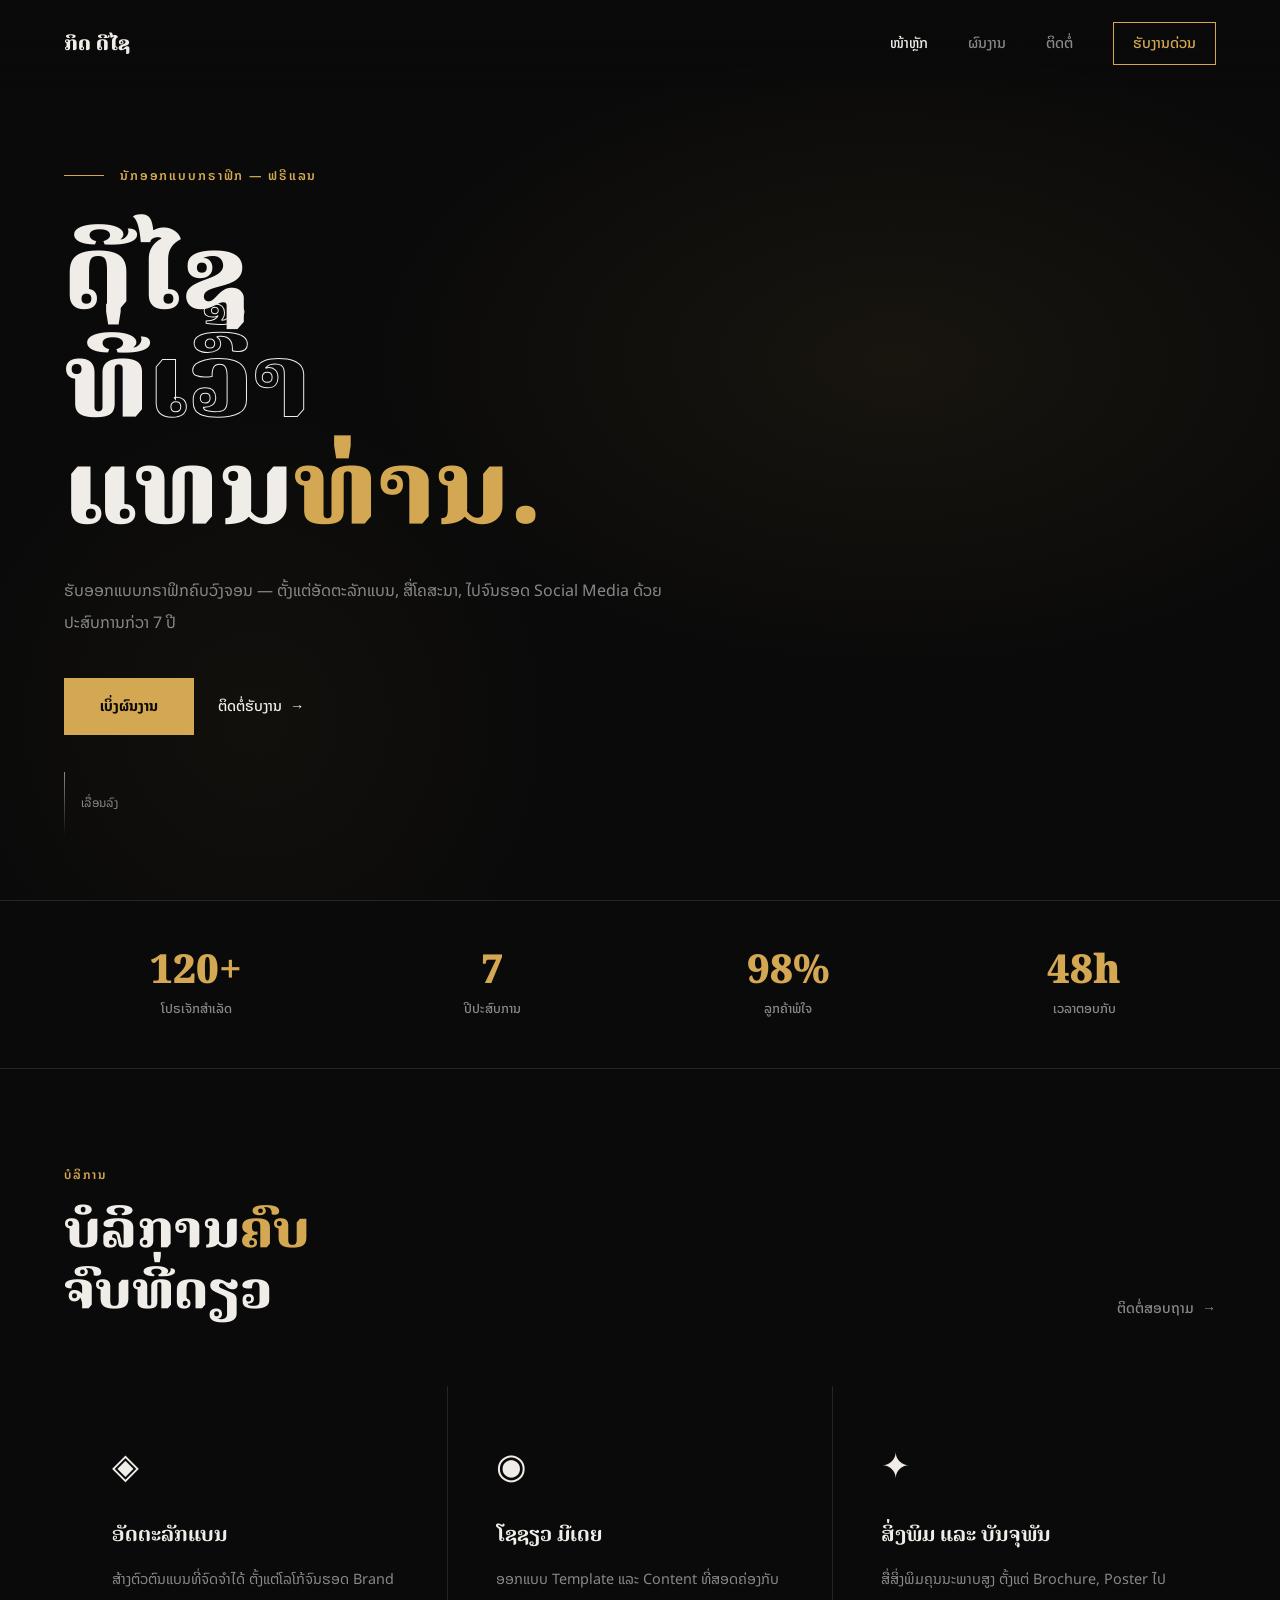
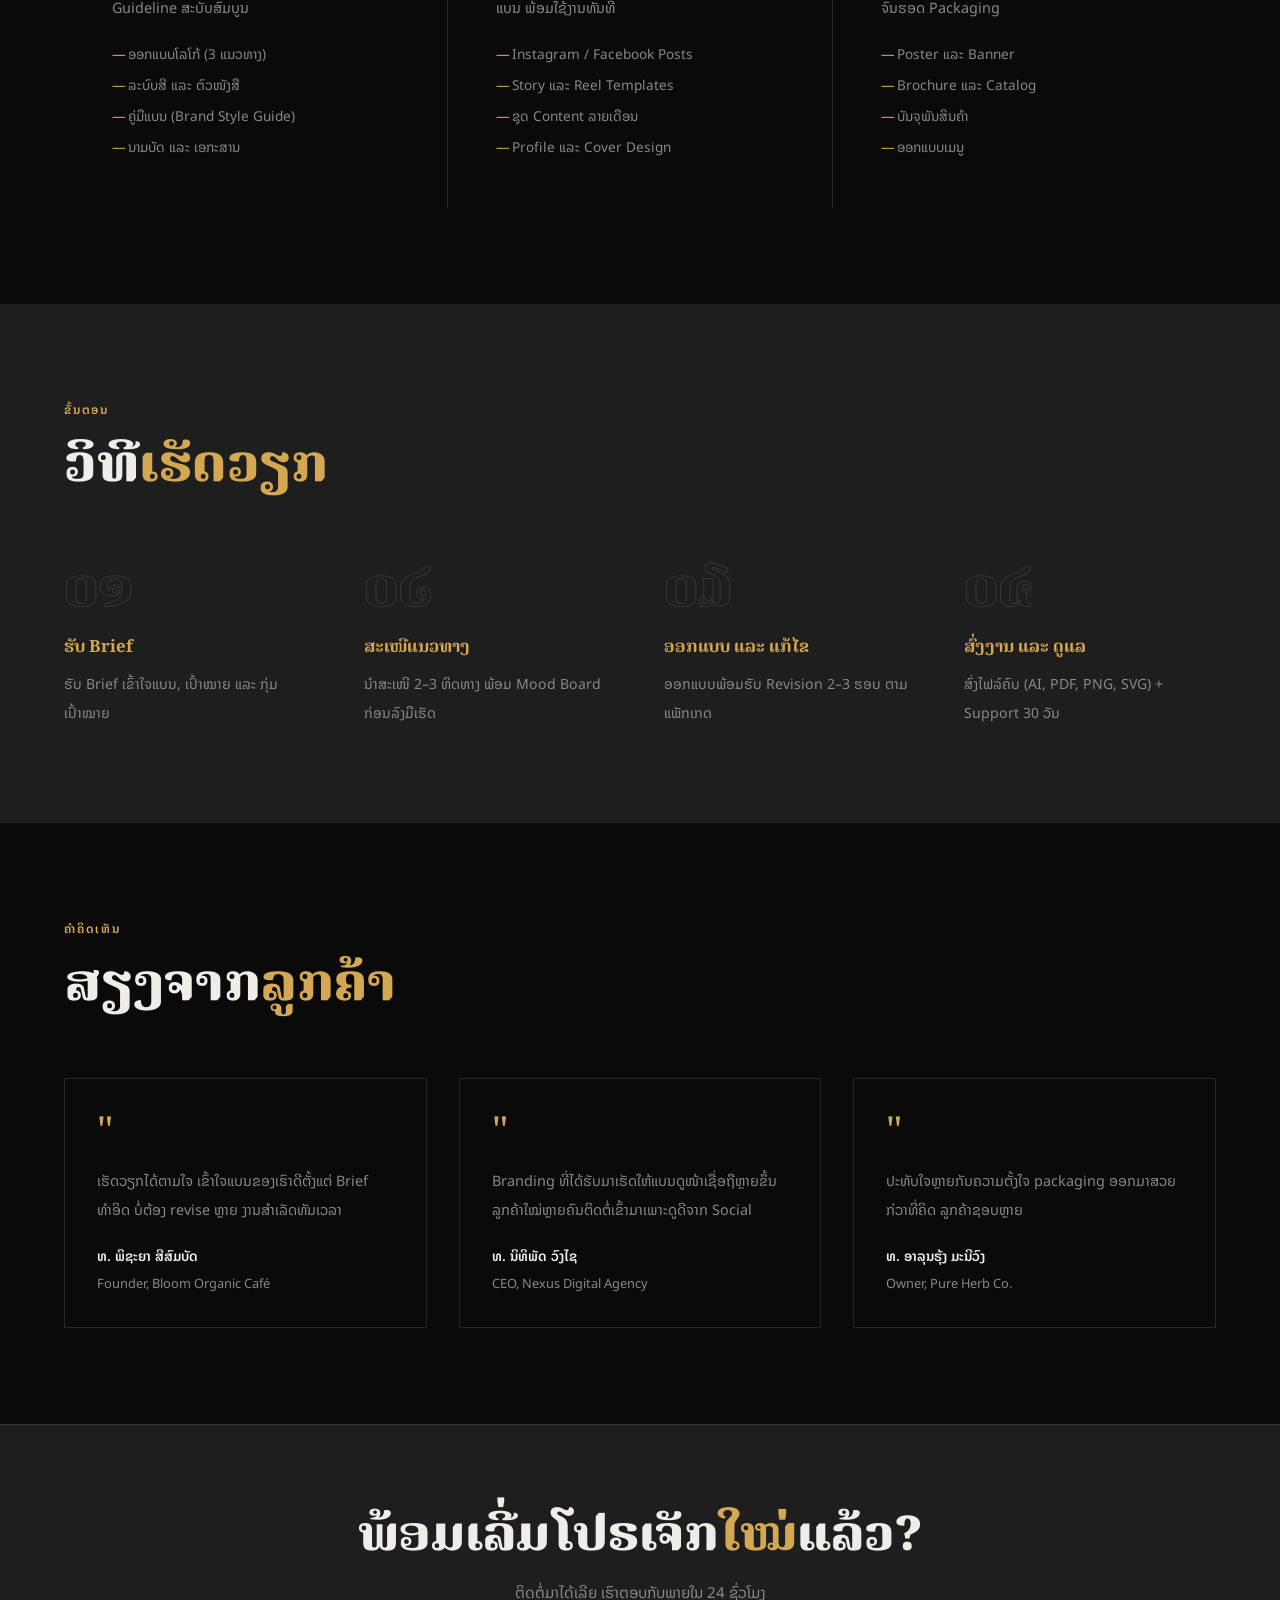
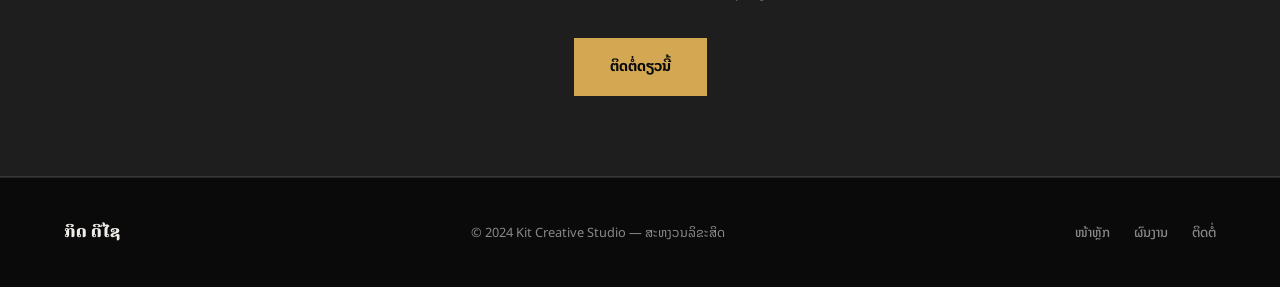
<file: index.html>
<!DOCTYPE html>
<html lang="lo">
<head>
  <meta charset="UTF-8"/>
  <meta name="viewport" content="width=device-width, initial-scale=1.0"/>
  <title>ກິດ ດີໄຊ — ນັກອອກແບບກຣາຟິກ</title>
  <link href="https://fonts.googleapis.com/css2?family=Noto+Sans+Lao:wght@300;400;500;600;700;800;900&family=Noto+Serif+Lao:wght@400;700;900&display=swap" rel="stylesheet"/>
  <link rel="stylesheet" href="style.css"/>
</head>
<body>

<nav id="navbar">
  <a href="index.html" class="nav-logo">ກິດ ດີໄຊ</a>
  <button class="nav-toggle" id="navToggle" aria-label="toggle menu">
    <span></span><span></span><span></span>
  </button>
  <div class="nav-links" id="navLinks">
    <a href="index.html" class="active">ໜ້າຫຼັກ</a>
    <a href="portfolio.html">ຜົນງານ</a>
    <a href="contact.html">ຕິດຕໍ່</a>
    <a href="contact.html" class="nav-cta">ຮັບງານດ່ວນ</a>
  </div>
</nav>

<!-- HERO -->
<section class="hero">
  <div class="hero-bg"></div>
  <div class="hero-content fade-up">
    <p class="eyebrow">ນັກອອກແບບກຣາຟິກ — ຟຣີແລນ</p>
    <h1 class="hero-title">
      ດີໄຊ<br>
      ທີ່<em>ເວົ້າ</em><br>
      ແທນ<span class="accent">ທ່ານ.</span>
    </h1>
    <p class="hero-sub">ຮັບອອກແບບກຣາຟິກຄົບວົງຈອນ — ຕັ້ງແຕ່ອັດຕະລັກແບນ, ສື່ໂຄສະນາ, ໄປຈົນຮອດ Social Media ດ້ວຍປະສົບການກ່ວາ 7 ປີ</p>
    <div class="hero-actions">
      <a href="portfolio.html" class="btn-primary">ເບິ່ງຜົນງານ</a>
      <a href="contact.html" class="btn-ghost">ຕິດຕໍ່ຮັບງານ</a>
    </div>
  </div>
  <div class="hero-scroll">
    <div class="scroll-line"></div>
    <span>ເລື່ອນລົງ</span>
  </div>
</section>

<!-- STATS -->
<div class="stats-bar">
  <div class="stat fade-up">
    <div class="stat-num">120+</div>
    <div class="stat-label">ໂປຣເຈັກສຳເລັດ</div>
  </div>
  <div class="stat fade-up" style="transition-delay:.1s">
    <div class="stat-num">7</div>
    <div class="stat-label">ປີປະສົບການ</div>
  </div>
  <div class="stat fade-up" style="transition-delay:.2s">
    <div class="stat-num">98%</div>
    <div class="stat-label">ລູກຄ້າພໍໃຈ</div>
  </div>
  <div class="stat fade-up" style="transition-delay:.3s">
    <div class="stat-num">48h</div>
    <div class="stat-label">ເວລາຕອບກັບ</div>
  </div>
</div>

<!-- SERVICES -->
<section class="section">
  <div class="section-header fade-up">
    <div>
      <p class="section-tag">ບໍລິການ</p>
      <h2 class="section-title">ບໍລິການ<em>ຄົບ</em><br>ຈົບທີ່ດຽວ</h2>
    </div>
    <a href="contact.html" class="section-link">ຕິດຕໍ່ສອບຖາມ</a>
  </div>
  <div class="services-grid">
    <div class="service-card fade-up">
      <span class="service-icon">◈</span>
      <h3 class="service-title">ອັດຕະລັກແບນ</h3>
      <p class="service-desc">ສ້າງຕົວຕົນແບນທີ່ຈົດຈຳໄດ້ ຕັ້ງແຕ່ໂລໂກ້ຈົນຮອດ Brand Guideline ສະບັບສົມບູນ</p>
      <ul class="service-items">
        <li>ອອກແບບໂລໂກ້ (3 ແນວທາງ)</li>
        <li>ລະບົບສີ ແລະ ຕົວໜັງສື</li>
        <li>ຄູ່ມືແບນ (Brand Style Guide)</li>
        <li>ນາມບັດ ແລະ ເອກະສານ</li>
      </ul>
    </div>
    <div class="service-card fade-up" style="transition-delay:.1s">
      <span class="service-icon">◉</span>
      <h3 class="service-title">ໂຊຊຽວ ມີເດຍ</h3>
      <p class="service-desc">ອອກແບບ Template ແລະ Content ທີ່ສອດຄ່ອງກັບແບນ ພ້ອມໃຊ້ງານທັນທີ</p>
      <ul class="service-items">
        <li>Instagram / Facebook Posts</li>
        <li>Story ແລະ Reel Templates</li>
        <li>ຊຸດ Content ລາຍເດືອນ</li>
        <li>Profile ແລະ Cover Design</li>
      </ul>
    </div>
    <div class="service-card fade-up" style="transition-delay:.2s">
      <span class="service-icon">✦</span>
      <h3 class="service-title">ສິ່ງພິມ ແລະ ບັນຈຸພັນ</h3>
      <p class="service-desc">ສື່ສິ່ງພິມຄຸນນະພາບສູງ ຕັ້ງແຕ່ Brochure, Poster ໄປຈົນຮອດ Packaging</p>
      <ul class="service-items">
        <li>Poster ແລະ Banner</li>
        <li>Brochure ແລະ Catalog</li>
        <li>ບັນຈຸພັນສິນຄ້າ</li>
        <li>ອອກແບບເມນູ</li>
      </ul>
    </div>
  </div>
</section>

<!-- PROCESS -->
<section class="section section-dark">
  <div class="section-header fade-up">
    <div>
      <p class="section-tag">ຂັ້ນຕອນ</p>
      <h2 class="section-title">ວິທີ<em>ເຮັດວຽກ</em></h2>
    </div>
  </div>
  <div class="process-steps">
    <div class="process-step fade-up">
      <div class="step-num">໐໑</div>
      <h3 class="step-title">ຮັບ Brief</h3>
      <p class="step-desc">ຮັບ Brief ເຂົ້າໃຈແບນ, ເປົ້າໝາຍ ແລະ ກຸ່ມເປົ້າໝາຍ</p>
    </div>
    <div class="process-step fade-up" style="transition-delay:.1s">
      <div class="step-num">໐໒</div>
      <h3 class="step-title">ສະເໜີແນວທາງ</h3>
      <p class="step-desc">ນຳສະເໜີ 2–3 ທິດທາງ ພ້ອມ Mood Board ກ່ອນລົງມືເຮັດ</p>
    </div>
    <div class="process-step fade-up" style="transition-delay:.2s">
      <div class="step-num">໐໓</div>
      <h3 class="step-title">ອອກແບບ ແລະ ແກ້ໄຂ</h3>
      <p class="step-desc">ອອກແບບພ້ອມຮັບ Revision 2–3 ຮອບ ຕາມແພັກເກດ</p>
    </div>
    <div class="process-step fade-up" style="transition-delay:.3s">
      <div class="step-num">໐໔</div>
      <h3 class="step-title">ສົ່ງງານ ແລະ ດູແລ</h3>
      <p class="step-desc">ສົ່ງໄຟລ໌ຄົບ (AI, PDF, PNG, SVG) + Support 30 ວັນ</p>
    </div>
  </div>
</section>

<!-- TESTIMONIALS -->
<section class="section">
  <div class="section-header fade-up">
    <div>
      <p class="section-tag">ຄຳຄິດເຫັນ</p>
      <h2 class="section-title">ສຽງຈາກ<em>ລູກຄ້າ</em></h2>
    </div>
  </div>
  <div class="testimonials-grid">
    <div class="testimonial fade-up">
      <div class="t-quote">"</div>
      <p class="t-text">ເຮັດວຽກໄດ້ຕາມໃຈ ເຂົ້າໃຈແບນຂອງເຮົາດີຕັ້ງແຕ່ Brief ທຳອິດ ບໍ່ຕ້ອງ revise ຫຼາຍ ງານສຳເລັດທັນເວລາ</p>
      <div class="t-author">
        <div class="t-name">ທ. ພິຊະຍາ ສີສົມບັດ</div>
        <div class="t-co">Founder, Bloom Organic Café</div>
      </div>
    </div>
    <div class="testimonial fade-up" style="transition-delay:.1s">
      <div class="t-quote">"</div>
      <p class="t-text">Branding ທີ່ໄດ້ຮັບມາເຮັດໃຫ້ແບນດູໜ້າເຊື່ອຖືຫຼາຍຂຶ້ນ ລູກຄ້າໃໝ່ຫຼາຍຄົນຕິດຕໍ່ເຂົ້າມາເພາະດູດີຈາກ Social</p>
      <div class="t-author">
        <div class="t-name">ທ. ນິທິພັດ ວົງໄຊ</div>
        <div class="t-co">CEO, Nexus Digital Agency</div>
      </div>
    </div>
    <div class="testimonial fade-up" style="transition-delay:.2s">
      <div class="t-quote">"</div>
      <p class="t-text">ປະທັບໃຈຫຼາຍກັບຄວາມຕັ້ງໃຈ packaging ອອກມາສວຍກ່ວາທີ່ຄິດ ລູກຄ້າຊອບຫຼາຍ</p>
      <div class="t-author">
        <div class="t-name">ທ. ອາລຸນຮຸ້ງ ມະນີວົງ</div>
        <div class="t-co">Owner, Pure Herb Co.</div>
      </div>
    </div>
  </div>
</section>

<!-- CTA BANNER -->
<section class="cta-banner fade-up">
  <div class="cta-inner">
    <h2 class="cta-title">ພ້ອມເລີ່ມໂປຣເຈັກ<em>ໃໝ່</em>ແລ້ວ?</h2>
    <p class="cta-sub">ຕິດຕໍ່ມາໄດ້ເລີຍ ເຮົາຕອບກັບພາຍໃນ 24 ຊົ່ວໂມງ</p>
    <a href="contact.html" class="btn-primary">ຕິດຕໍ່ດຽວນີ້</a>
  </div>
</section>

<footer>
  <div class="footer-logo">ກິດ ດີໄຊ</div>
  <p class="footer-text">© 2024 Kit Creative Studio — ສະຫງວນລິຂະສິດ</p>
  <div class="footer-nav">
    <a href="index.html">ໜ້າຫຼັກ</a>
    <a href="portfolio.html">ຜົນງານ</a>
    <a href="contact.html">ຕິດຕໍ່</a>
  </div>
</footer>

<script src="main.js"></script>
</body>
</html>
</file>
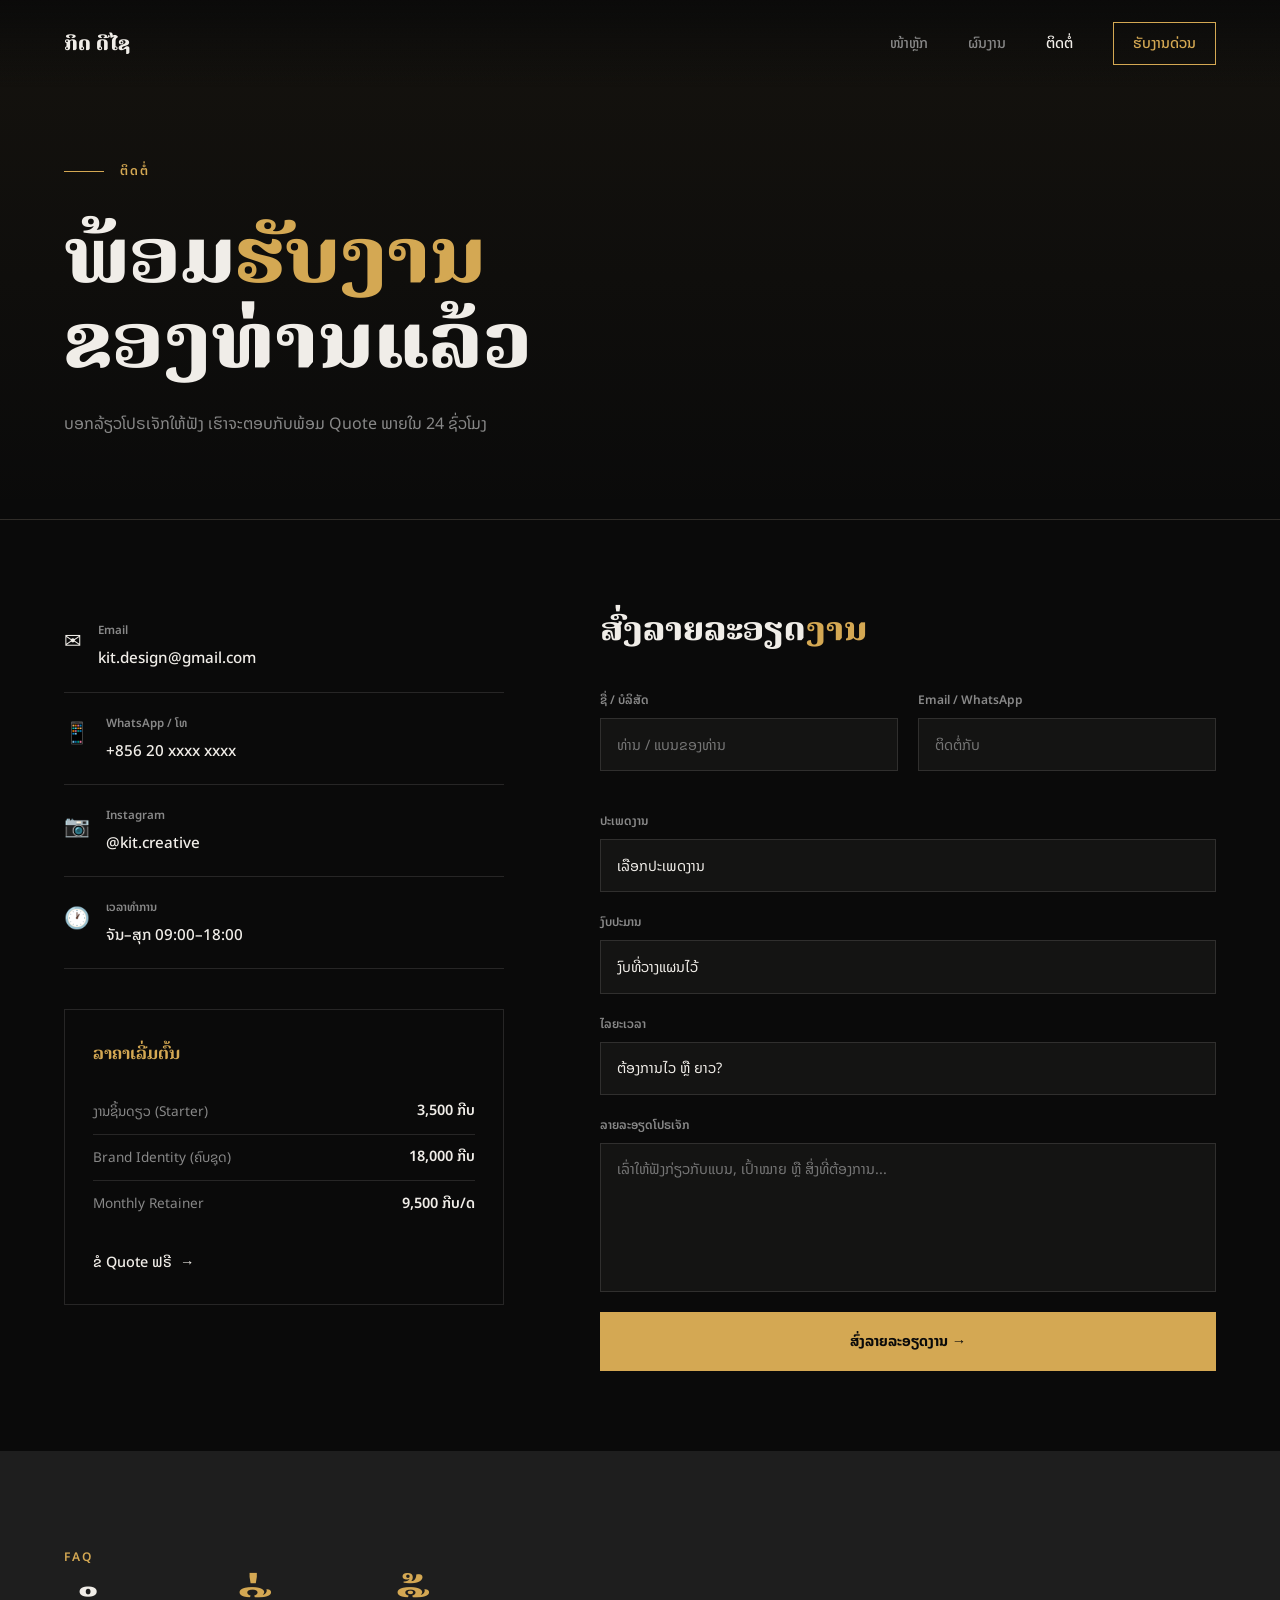
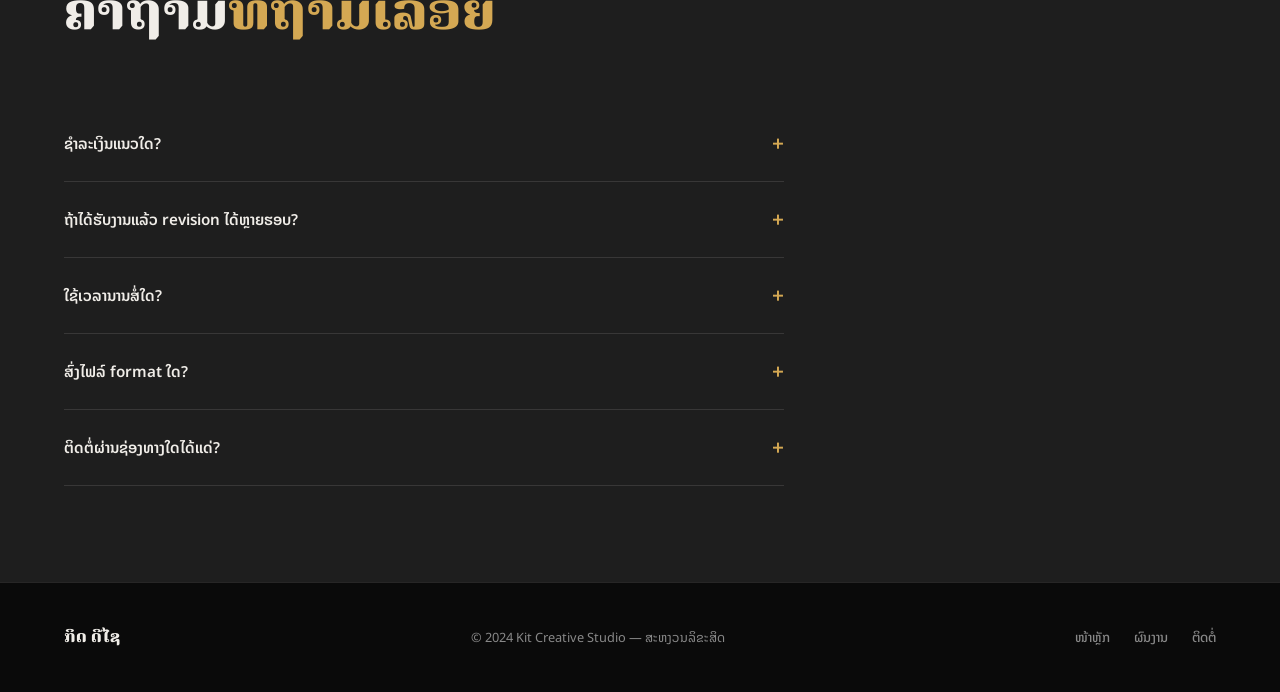
<file: contact.html>
<!DOCTYPE html>
<html lang="lo">
<head>
  <meta charset="UTF-8"/>
  <meta name="viewport" content="width=device-width, initial-scale=1.0"/>
  <title>ຕິດຕໍ່ — ກິດ ດີໄຊ</title>
  <link href="https://fonts.googleapis.com/css2?family=Noto+Sans+Lao:wght@300;400;500;600;700;800;900&family=Noto+Serif+Lao:wght@400;700;900&display=swap" rel="stylesheet"/>
  <link rel="stylesheet" href="style.css"/>
</head>
<body>

<nav id="navbar">
  <a href="index.html" class="nav-logo">ກິດ ດີໄຊ</a>
  <button class="nav-toggle" id="navToggle" aria-label="toggle menu">
    <span></span><span></span><span></span>
  </button>
  <div class="nav-links" id="navLinks">
    <a href="index.html">ໜ້າຫຼັກ</a>
    <a href="portfolio.html">ຜົນງານ</a>
    <a href="contact.html" class="active">ຕິດຕໍ່</a>
    <a href="contact.html" class="nav-cta">ຮັບງານດ່ວນ</a>
  </div>
</nav>

<!-- PAGE HERO -->
<div class="page-hero">
  <p class="eyebrow">ຕິດຕໍ່</p>
  <h1 class="page-title">ພ້ອມ<em>ຮັບງານ</em><br>ຂອງທ່ານແລ້ວ</h1>
  <p class="page-sub">ບອກລ້ຽວໂປຣເຈັກໃຫ້ຟັງ ເຮົາຈະຕອບກັບພ້ອມ Quote ພາຍໃນ 24 ຊົ່ວໂມງ</p>
</div>

<!-- CONTACT BODY -->
<section class="contact-body">
  <!-- LEFT: INFO -->
  <div class="contact-info-col fade-up">

    <div class="contact-card">
      <div class="cc-icon">✉</div>
      <div>
        <div class="cc-label">Email</div>
        <div class="cc-value">kit.design@gmail.com</div>
      </div>
    </div>

    <div class="contact-card">
      <div class="cc-icon">📱</div>
      <div>
        <div class="cc-label">WhatsApp / ໂທ</div>
        <div class="cc-value">+856 20 xxxx xxxx</div>
      </div>
    </div>

    <div class="contact-card">
      <div class="cc-icon">📷</div>
      <div>
        <div class="cc-label">Instagram</div>
        <div class="cc-value">@kit.creative</div>
      </div>
    </div>

    <div class="contact-card">
      <div class="cc-icon">🕐</div>
      <div>
        <div class="cc-label">ເວລາທຳການ</div>
        <div class="cc-value">ຈັນ–ສຸກ  09:00–18:00</div>
      </div>
    </div>

    <div class="pricing-quick fade-up">
      <h3 class="pq-title">ລາຄາເລີ່ມຕົ້ນ</h3>
      <div class="pq-row">
        <span>ງານຊິ້ນດຽວ (Starter)</span>
        <span class="pq-price">3,500 ກີບ</span>
      </div>
      <div class="pq-row">
        <span>Brand Identity (ຄົບຊຸດ)</span>
        <span class="pq-price">18,000 ກີບ</span>
      </div>
      <div class="pq-row">
        <span>Monthly Retainer</span>
        <span class="pq-price">9,500 ກີບ/ດ</span>
      </div>
      <a href="#form" class="btn-ghost" style="margin-top:1.5rem;display:inline-flex">ຂໍ Quote ຟຣີ</a>
    </div>

  </div>

  <!-- RIGHT: FORM -->
  <div class="contact-form-col fade-up" style="transition-delay:.15s" id="form">
    <h2 class="form-heading">ສົ່ງລາຍລະອຽດ<em>ງານ</em></h2>

    <div class="form-grid">
      <div class="form-group">
        <label>ຊື່ / ບໍລິສັດ</label>
        <input type="text" placeholder="ທ່ານ / ແບນຂອງທ່ານ"/>
      </div>
      <div class="form-group">
        <label>Email / WhatsApp</label>
        <input type="text" placeholder="ຕິດຕໍ່ກັບ"/>
      </div>
    </div>

    <div class="form-group">
      <label>ປະເພດງານ</label>
      <select>
        <option value="" disabled selected>ເລືອກປະເພດງານ</option>
        <option>ອັດຕະລັກແບນ (Brand Identity)</option>
        <option>ໂຊຊຽວ ມີເດຍ</option>
        <option>ອອກແບບບັນຈຸພັນ</option>
        <option>ສິ່ງພິມ / Poster</option>
        <option>ຮູບປະກອບ (Illustration)</option>
        <option>Monthly Retainer</option>
        <option>ອື່ນໆ</option>
      </select>
    </div>

    <div class="form-group">
      <label>ງົບປະມານ</label>
      <select>
        <option value="" disabled selected>ງົບທີ່ວາງແຜນໄວ້</option>
        <option>ບໍ່ເກີນ 5,000 ກີບ</option>
        <option>5,000 – 15,000 ກີບ</option>
        <option>15,000 – 30,000 ກີບ</option>
        <option>30,000 ກີບຂຶ້ນໄປ</option>
        <option>ຍັງບໍ່ແນ່ໃຈ / ຂໍ Quote ກ່ອນ</option>
      </select>
    </div>

    <div class="form-group">
      <label>ໄລຍະເວລາ</label>
      <select>
        <option value="" disabled selected>ຕ້ອງການໄວ ຫຼື ຍາວ?</option>
        <option>ດ່ວນ (ພາຍໃນ 3 ວັນ)</option>
        <option>ປົກກະຕິ (1–2 ອາທິດ)</option>
        <option>ບໍ່ຮີບ (1 ເດືອນ+)</option>
      </select>
    </div>

    <div class="form-group">
      <label>ລາຍລະອຽດໂປຣເຈັກ</label>
      <textarea rows="5" placeholder="ເລົ່າໃຫ້ຟັງກ່ຽວກັບແບນ, ເປົ້າໝາຍ ຫຼື ສິ່ງທີ່ຕ້ອງການ..."></textarea>
    </div>

    <button class="submit-btn" type="button" id="submitBtn">ສົ່ງລາຍລະອຽດງານ →</button>

    <div class="form-success" id="formSuccess">
      <span>✓</span> ສົ່ງແລ້ວ! ຈະຕິດຕໍ່ກັບພາຍໃນ 24 ຊົ່ວໂມງ
    </div>
  </div>
</section>

<!-- FAQ -->
<section class="section section-dark">
  <div class="section-header fade-up">
    <div>
      <p class="section-tag">FAQ</p>
      <h2 class="section-title">ຄຳຖາມ<em>ທີ່ຖາມເລື້ອຍ</em></h2>
    </div>
  </div>
  <div class="faq-list fade-up">
    <div class="faq-item">
      <button class="faq-q">ຊຳລະເງິນແນວໃດ?</button>
      <div class="faq-a">ມັດຈຳ 50% ກ່ອນເລີ່ມງານ ສ່ວນທີ່ເຫຼືອຊຳລະເມື່ອສົ່ງງານສຳເລັດ ຮັບໂອນ BML / LDB / ເງິນສົດ</div>
    </div>
    <div class="faq-item">
      <button class="faq-q">ຖ້າໄດ້ຮັບງານແລ້ວ revision ໄດ້ຫຼາຍຮອບ?</button>
      <div class="faq-a">ຂຶ້ນກັບແພັກເກດ: Starter = 2 ຮອບ, Brand = 3 ຮອບ, Monthly = Unlimited minor revisions</div>
    </div>
    <div class="faq-item">
      <button class="faq-q">ໃຊ້ເວລານານສໍ່ໃດ?</button>
      <div class="faq-a">ງານຊິ້ນດຽວ 3–5 ວັນ, Brand Identity 2–3 ອາທິດ, ໂປຣເຈັກໃຫຍ່ 3–4 ອາທິດ ຂຶ້ນກັບຄວາມສັບຊ້ອນ</div>
    </div>
    <div class="faq-item">
      <button class="faq-q">ສົ່ງໄຟລ໌ format ໃດ?</button>
      <div class="faq-a">ສົ່ງຄົບທຸກ format ທີ່ຕ້ອງການ: AI (Illustrator), PDF, PNG ຄວາມລະອຽດສູງ, SVG ສຳລັບ web</div>
    </div>
    <div class="faq-item">
      <button class="faq-q">ຕິດຕໍ່ຜ່ານຊ່ອງທາງໃດໄດ້ແດ່?</button>
      <div class="faq-a">Email, WhatsApp ຫຼື Instagram DM ໄດ້ທັງໝົດ ຕອບໄວທີ່ສຸດຜ່ານ WhatsApp</div>
    </div>
  </div>
</section>

<footer>
  <div class="footer-logo">ກິດ ດີໄຊ</div>
  <p class="footer-text">© 2024 Kit Creative Studio — ສະຫງວນລິຂະສິດ</p>
  <div class="footer-nav">
    <a href="index.html">ໜ້າຫຼັກ</a>
    <a href="portfolio.html">ຜົນງານ</a>
    <a href="contact.html">ຕິດຕໍ່</a>
  </div>
</footer>

<script src="main.js"></script>
</body>
</html>
</file>
<file: style.css>
/* ─── RESET & BASE ─── */
*, *::before, *::after { box-sizing: border-box; margin: 0; padding: 0; }

:root {
  --black: #0A0A0A;
  --white: #F0EDE8;
  --gold: #D4A853;
  --gray: #888;
  --gray-light: #1E1E1E;
  --border: rgba(240,237,232,0.12);
}

html { scroll-behavior: smooth; }

body {
  background: var(--black);
  color: var(--white);
  font-family: 'Noto Sans Lao', sans-serif;
  font-weight: 400;
  line-height: 1.8;
  overflow-x: hidden;
}

/* ─── NAV ─── */
#navbar {
  position: fixed; top: 0; left: 0; right: 0; z-index: 100;
  display: flex; justify-content: space-between; align-items: center;
  padding: 1.4rem 4rem;
  transition: background 0.3s;
}
#navbar.scrolled { background: rgba(10,10,10,0.97); }
#navbar::before {
  content: '';
  position: absolute; inset: 0;
  background: linear-gradient(to bottom, rgba(10,10,10,0.9) 0%, transparent 100%);
  pointer-events: none;
}
.nav-logo {
  font-family: 'Noto Serif Lao', serif;
  font-weight: 900;
  font-size: 1.2rem;
  color: var(--white);
  text-decoration: none;
  position: relative;
  z-index: 1;
}
.nav-links {
  display: flex; gap: 2.5rem; align-items: center;
  position: relative; z-index: 1;
}
.nav-links a {
  color: var(--gray);
  text-decoration: none;
  font-size: 0.9rem;
  font-weight: 500;
  transition: color 0.3s;
}
.nav-links a:hover, .nav-links a.active { color: var(--white); }
.nav-cta {
  border: 1px solid var(--gold) !important;
  color: var(--gold) !important;
  padding: 0.45rem 1.2rem !important;
  transition: background 0.3s, color 0.3s !important;
}
.nav-cta:hover { background: var(--gold) !important; color: var(--black) !important; }

.nav-toggle {
  display: none;
  flex-direction: column; gap: 5px;
  background: none; border: none; cursor: pointer;
  padding: 4px; position: relative; z-index: 2;
}
.nav-toggle span {
  display: block; width: 24px; height: 1.5px;
  background: var(--white); transition: all 0.3s;
}

/* ─── HERO (HOME) ─── */
.hero {
  min-height: 100vh;
  display: grid;
  grid-template-rows: 1fr auto;
  padding: 0 4rem 4rem;
  position: relative; overflow: hidden;
}
.hero-bg {
  position: absolute; inset: 0;
  background:
    radial-gradient(ellipse 60% 50% at 70% 40%, rgba(212,168,83,0.07) 0%, transparent 70%),
    radial-gradient(ellipse 40% 60% at 20% 80%, rgba(212,168,83,0.04) 0%, transparent 60%);
}
.hero-content {
  display: flex; flex-direction: column; justify-content: center;
  padding-top: 8rem; position: relative;
}
.eyebrow {
  font-size: 0.78rem; letter-spacing: 0.15em; font-weight: 600;
  color: var(--gold); margin-bottom: 2rem;
  display: flex; align-items: center; gap: 1rem;
}
.eyebrow::before {
  content: ''; display: block;
  width: 2.5rem; height: 1px; background: var(--gold);
}
.hero-title {
  font-family: 'Noto Serif Lao', serif;
  font-size: clamp(3.5rem, 8vw, 8rem);
  font-weight: 900; line-height: 1.05;
}
.hero-title em { font-style: normal; color: transparent; -webkit-text-stroke: 1px var(--white); }
.hero-title .accent { color: var(--gold); }
.hero-sub {
  margin-top: 2rem; max-width: 38rem;
  color: var(--gray); font-size: 1rem; line-height: 2;
}
.hero-actions { margin-top: 2.5rem; display: flex; gap: 1.5rem; align-items: center; }
.hero-scroll {
  display: flex; align-items: center; gap: 1rem;
  color: var(--gray); font-size: 0.75rem;
}
.scroll-line {
  width: 1px; height: 4rem;
  background: linear-gradient(to bottom, var(--gray), transparent);
  animation: scrollPulse 2s ease-in-out infinite;
}
@keyframes scrollPulse {
  0%,100% { opacity: 0.4; } 50% { opacity: 1; }
}

/* ─── PAGE HERO (inner pages) ─── */
.page-hero {
  padding: 10rem 4rem 5rem;
  background: linear-gradient(to bottom, rgba(212,168,83,0.05) 0%, transparent 100%);
  border-bottom: 1px solid var(--border);
}
.page-title {
  font-family: 'Noto Serif Lao', serif;
  font-size: clamp(3rem, 6vw, 5.5rem);
  font-weight: 900; line-height: 1.1;
  margin-top: 1rem;
}
.page-title em { font-style: normal; color: var(--gold); }
.page-sub {
  margin-top: 1.5rem; max-width: 36rem;
  color: var(--gray); font-size: 1rem; line-height: 2;
}

/* ─── BUTTONS ─── */
.btn-primary {
  background: var(--gold); color: var(--black);
  border: none; padding: 1rem 2.25rem;
  font-family: 'Noto Sans Lao', sans-serif;
  font-size: 0.9rem; font-weight: 700;
  text-decoration: none; cursor: pointer;
  transition: background 0.3s, transform 0.2s; display: inline-block;
}
.btn-primary:hover { background: #e8bc6a; transform: translateY(-2px); }
.btn-ghost {
  color: var(--white); text-decoration: none;
  font-size: 0.9rem; font-weight: 500;
  display: inline-flex; align-items: center; gap: 0.5rem;
  transition: color 0.3s;
}
.btn-ghost:hover { color: var(--gold); }
.btn-ghost::after { content: '→'; transition: transform 0.3s; }
.btn-ghost:hover::after { transform: translateX(4px); }

/* ─── STATS BAR ─── */
.stats-bar {
  border-top: 1px solid var(--border);
  border-bottom: 1px solid var(--border);
  padding: 3rem 4rem;
  display: grid; grid-template-columns: repeat(4,1fr); gap: 2rem;
}
.stat { text-align: center; }
.stat-num {
  font-family: 'Noto Serif Lao', serif;
  font-size: 2.5rem; font-weight: 900; color: var(--gold); line-height: 1;
}
.stat-label { margin-top: 0.5rem; font-size: 0.8rem; font-weight: 500; color: var(--gray); }

/* ─── SECTIONS ─── */
.section { padding: 6rem 4rem; }
.section-dark { background: var(--gray-light); }
.section-header {
  display: flex; justify-content: space-between; align-items: flex-end;
  margin-bottom: 4rem;
}
.section-tag {
  font-size: 0.75rem; font-weight: 600; letter-spacing: 0.15em;
  color: var(--gold); margin-bottom: 0.75rem;
}
.section-title {
  font-family: 'Noto Serif Lao', serif;
  font-size: clamp(2rem, 4vw, 3.2rem);
  font-weight: 900; line-height: 1.2;
}
.section-title em { font-style: normal; color: var(--gold); }
.section-link {
  color: var(--gray); text-decoration: none;
  font-size: 0.88rem; font-weight: 500;
  display: flex; align-items: center; gap: 0.5rem;
  transition: color 0.3s; white-space: nowrap;
}
.section-link:hover { color: var(--gold); }
.section-link::after { content: '→'; }

/* ─── SERVICES ─── */
.services-grid {
  display: grid; grid-template-columns: repeat(3,1fr);
  gap: 1px; background: var(--border);
}
.service-card {
  background: var(--black); padding: 3rem;
  transition: background 0.3s;
}
.service-card:hover { background: #111; }
.service-icon { font-size: 2.2rem; margin-bottom: 1.25rem; display: block; }
.service-title {
  font-family: 'Noto Serif Lao', serif;
  font-size: 1.25rem; font-weight: 700; margin-bottom: 0.75rem;
}
.service-desc { color: var(--gray); font-size: 0.9rem; line-height: 2; margin-bottom: 1.25rem; }
.service-items { list-style: none; display: flex; flex-direction: column; gap: 0.4rem; }
.service-items li {
  font-size: 0.85rem; color: var(--gray);
  padding-left: 1rem; position: relative; line-height: 1.8;
}
.service-items li::before { content: '—'; position: absolute; left: 0; color: var(--gold); }

/* ─── PROCESS ─── */
.process-steps {
  display: grid; grid-template-columns: repeat(4,1fr); gap: 3rem;
}
.step-num {
  font-family: 'Noto Serif Lao', serif;
  font-size: 3.5rem; font-weight: 900;
  color: transparent; -webkit-text-stroke: 1px var(--border);
  line-height: 1; margin-bottom: 1rem;
}
.step-title {
  font-family: 'Noto Serif Lao', serif;
  font-size: 1.05rem; font-weight: 700;
  margin-bottom: 0.6rem; color: var(--gold);
}
.step-desc { color: var(--gray); font-size: 0.88rem; line-height: 2; }

/* ─── TESTIMONIALS ─── */
.testimonials-grid { display: grid; grid-template-columns: repeat(3,1fr); gap: 2rem; }
.testimonial { border: 1px solid var(--border); padding: 2rem; }
.t-quote {
  font-family: 'Noto Serif Lao', serif;
  font-size: 2.5rem; color: var(--gold); line-height: 1; margin-bottom: 1rem;
}
.t-text { font-size: 0.9rem; line-height: 2; color: var(--gray); margin-bottom: 1.25rem; }
.t-name { color: var(--white); font-weight: 600; font-size: 0.85rem; }
.t-co { color: var(--gray); font-size: 0.8rem; margin-top: 0.2rem; }

/* ─── CTA BANNER ─── */
.cta-banner {
  background: var(--gray-light);
  border-top: 1px solid var(--border);
  border-bottom: 1px solid var(--border);
  padding: 5rem 4rem; text-align: center;
}
.cta-inner { max-width: 600px; margin: 0 auto; }
.cta-title {
  font-family: 'Noto Serif Lao', serif;
  font-size: clamp(2rem, 4vw, 3rem);
  font-weight: 900; line-height: 1.2; margin-bottom: 1rem;
}
.cta-title em { font-style: normal; color: var(--gold); }
.cta-sub { color: var(--gray); margin-bottom: 2rem; font-size: 0.95rem; }

/* ─── PORTFOLIO PAGE ─── */
.filter-bar {
  padding: 2rem 4rem;
  display: flex; gap: 0.75rem; flex-wrap: wrap;
  border-bottom: 1px solid var(--border);
}
.filter-btn {
  background: transparent;
  border: 1px solid var(--border);
  color: var(--gray);
  padding: 0.5rem 1.25rem;
  font-family: 'Noto Sans Lao', sans-serif;
  font-size: 0.85rem; font-weight: 500;
  cursor: pointer; transition: all 0.3s;
}
.filter-btn:hover { border-color: var(--gold); color: var(--gold); }
.filter-btn.active { background: var(--gold); border-color: var(--gold); color: var(--black); }

.portfolio-grid {
  padding: 3rem 4rem;
  display: grid;
  grid-template-columns: repeat(3, 1fr);
  gap: 2rem;
}
.work-card {
  background: var(--gray-light);
  transition: transform 0.3s;
}
.work-card:hover { transform: translateY(-6px); }
.work-card.hidden { display: none; }
.work-img {
  width: 100%; aspect-ratio: 4/3;
  position: relative; overflow: hidden;
  display: flex; align-items: center; justify-content: center;
}
.work-img img {
  width: 100%; height: 100%; object-fit: cover;
  position: absolute; inset: 0;
}
.work-placeholder {
  font-size: 3rem; opacity: 0.4; position: relative; z-index: 1;
}
.work-info { padding: 1.5rem; }
.work-tag {
  font-size: 0.7rem; font-weight: 600; letter-spacing: 0.1em;
  color: var(--gold); margin-bottom: 0.4rem; display: block;
}
.work-title {
  font-family: 'Noto Serif Lao', serif;
  font-size: 1.05rem; font-weight: 700; margin-bottom: 0.5rem;
}
.work-desc { color: var(--gray); font-size: 0.85rem; line-height: 1.8; }

.upload-guide {
  margin: 0 4rem 4rem;
  border: 1px dashed var(--border);
  padding: 1.5rem 2rem;
}
.guide-inner { display: flex; align-items: center; gap: 1.5rem; }
.guide-icon { font-size: 1.75rem; flex-shrink: 0; }
.guide-title {
  font-family: 'Noto Serif Lao', serif;
  font-size: 1rem; font-weight: 700; margin-bottom: 0.25rem; color: var(--gold);
}
.guide-text { color: var(--gray); font-size: 0.85rem; line-height: 1.8; }
.guide-text code {
  background: rgba(212,168,83,0.15); color: var(--gold);
  padding: 0.1em 0.4em; font-size: 0.82rem;
}

/* ─── CONTACT PAGE ─── */
.contact-body {
  display: grid; grid-template-columns: 1fr 1.4fr;
  gap: 6rem; padding: 5rem 4rem;
}
.contact-card {
  display: flex; align-items: flex-start; gap: 1rem;
  padding: 1.25rem 0;
  border-bottom: 1px solid var(--border);
}
.cc-icon { font-size: 1.3rem; flex-shrink: 0; margin-top: 0.1rem; }
.cc-label { font-size: 0.72rem; font-weight: 600; color: var(--gray); margin-bottom: 0.2rem; }
.cc-value { font-size: 0.95rem; font-weight: 500; }

.pricing-quick {
  margin-top: 2.5rem;
  border: 1px solid var(--border); padding: 1.75rem;
}
.pq-title {
  font-family: 'Noto Serif Lao', serif;
  font-size: 1.05rem; font-weight: 700;
  margin-bottom: 1.25rem; color: var(--gold);
}
.pq-row {
  display: flex; justify-content: space-between; align-items: center;
  padding: 0.6rem 0; border-bottom: 1px solid var(--border);
  font-size: 0.85rem; color: var(--gray);
}
.pq-row:last-of-type { border-bottom: none; }
.pq-price { color: var(--white); font-weight: 600; font-size: 0.9rem; }

.form-heading {
  font-family: 'Noto Serif Lao', serif;
  font-size: clamp(1.5rem, 2.5vw, 2rem);
  font-weight: 900; margin-bottom: 2rem;
}
.form-heading em { font-style: normal; color: var(--gold); }
.form-grid { display: grid; grid-template-columns: 1fr 1fr; gap: 1.25rem; margin-bottom: 1.25rem; }
.form-group { display: flex; flex-direction: column; gap: 0.4rem; margin-bottom: 1.25rem; }
.form-group label { font-size: 0.75rem; font-weight: 600; color: var(--gray); }
.form-group input,
.form-group select,
.form-group textarea {
  background: rgba(240,237,232,0.04);
  border: 1px solid var(--border);
  color: var(--white);
  padding: 0.85rem 1rem;
  font-family: 'Noto Sans Lao', sans-serif;
  font-size: 0.9rem; outline: none;
  transition: border-color 0.3s; resize: none;
}
.form-group input:focus,
.form-group select:focus,
.form-group textarea:focus { border-color: var(--gold); }
.form-group select { appearance: none; cursor: pointer; }
.form-group select option { background: #1E1E1E; }

.submit-btn {
  width: 100%; background: var(--gold); color: var(--black);
  border: none; padding: 1.1rem;
  font-family: 'Noto Sans Lao', sans-serif;
  font-size: 0.9rem; font-weight: 700;
  cursor: pointer; transition: background 0.3s, transform 0.2s;
}
.submit-btn:hover { background: #e8bc6a; transform: translateY(-2px); }
.submit-btn:disabled { opacity: 0.6; cursor: not-allowed; transform: none; }

.form-success {
  display: none; margin-top: 1rem;
  background: rgba(42,122,42,0.15);
  border: 1px solid rgba(42,122,42,0.4);
  color: #6dd56d; padding: 1rem 1.25rem;
  font-size: 0.9rem; font-weight: 500;
}

/* ─── FAQ ─── */
.faq-list { max-width: 720px; }
.faq-item { border-bottom: 1px solid var(--border); }
.faq-q {
  width: 100%; background: none; border: none;
  color: var(--white); text-align: left;
  font-family: 'Noto Sans Lao', sans-serif;
  font-size: 0.95rem; font-weight: 600;
  padding: 1.25rem 0; cursor: pointer;
  display: flex; justify-content: space-between; align-items: center;
  transition: color 0.3s;
}
.faq-q:hover { color: var(--gold); }
.faq-q::after { content: '+'; font-size: 1.3rem; color: var(--gold); transition: transform 0.3s; }
.faq-item.open .faq-q::after { transform: rotate(45deg); }
.faq-a {
  max-height: 0; overflow: hidden;
  color: var(--gray); font-size: 0.9rem; line-height: 2;
  transition: max-height 0.4s ease, padding 0.4s ease;
}
.faq-item.open .faq-a { max-height: 200px; padding-bottom: 1.25rem; }

/* ─── FOOTER ─── */
footer {
  padding: 2.5rem 4rem;
  border-top: 1px solid var(--border);
  display: flex; justify-content: space-between; align-items: center;
}
.footer-logo {
  font-family: 'Noto Serif Lao', serif;
  font-size: 1rem; font-weight: 900;
}
.footer-text { color: var(--gray); font-size: 0.8rem; }
.footer-nav { display: flex; gap: 1.5rem; }
.footer-nav a {
  color: var(--gray); text-decoration: none;
  font-size: 0.82rem; font-weight: 500;
  transition: color 0.3s;
}
.footer-nav a:hover { color: var(--gold); }

/* ─── ANIMATIONS ─── */
.fade-up {
  opacity: 0; transform: translateY(28px);
  transition: opacity 0.7s ease, transform 0.7s ease;
}
.fade-up.visible { opacity: 1; transform: none; }

/* ─── RESPONSIVE ─── */
@media (max-width: 900px) {
  #navbar { padding: 1.2rem 1.5rem; }
  .nav-links {
    display: none; position: fixed; inset: 0;
    background: rgba(10,10,10,0.98);
    flex-direction: column; justify-content: center; align-items: center;
    gap: 2rem; z-index: 50;
  }
  .nav-links.open { display: flex; }
  .nav-links a { font-size: 1.2rem; }
  .nav-toggle { display: flex; }

  .hero, .stats-bar, .section, .cta-banner,
  .portfolio-grid, .filter-bar, .upload-guide,
  .contact-body, footer { padding-left: 1.5rem; padding-right: 1.5rem; }
  .page-hero { padding: 8rem 1.5rem 3rem; }

  .stats-bar { grid-template-columns: repeat(2,1fr); }
  .services-grid, .testimonials-grid { grid-template-columns: 1fr; }
  .process-steps { grid-template-columns: 1fr 1fr; gap: 2rem; }
  .portfolio-grid { grid-template-columns: 1fr 1fr; }
  .contact-body { grid-template-columns: 1fr; gap: 3rem; }
  .form-grid { grid-template-columns: 1fr; }
  footer { flex-direction: column; gap: 1rem; text-align: center; }
}

@media (max-width: 560px) {
  .portfolio-grid { grid-template-columns: 1fr; }
  .process-steps { grid-template-columns: 1fr; }
  .hero-title { font-size: 3rem; }
}
</file>
